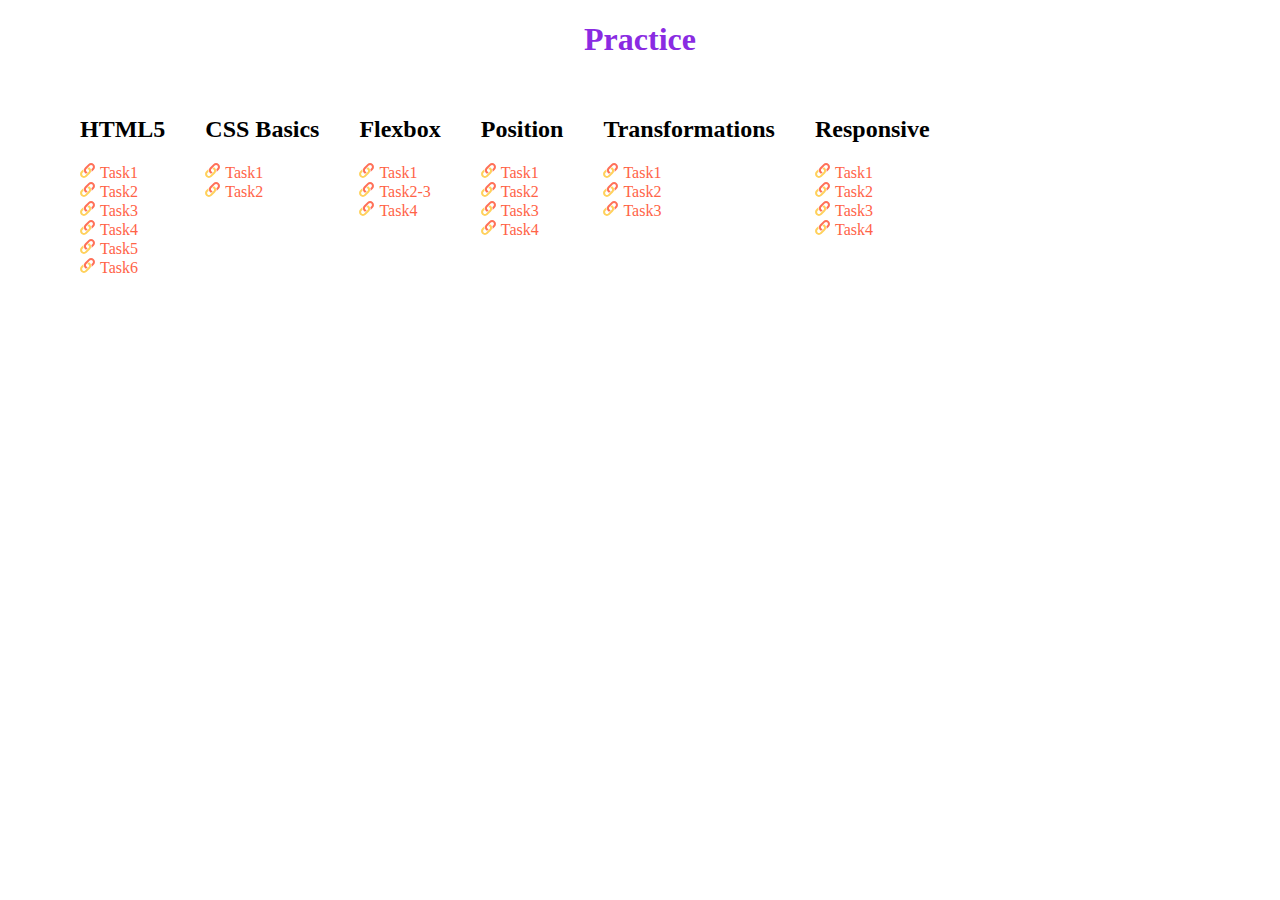
<file: index.html>
<!DOCTYPE html>
<html lang="en">
  <head>
    <meta charset="UTF-8" />
    <meta name="viewport" content="width=device-width, initial-scale=1.0" />
    <title>Practice</title>
    <link rel="stylesheet" href="./css/styles.css" />
  </head>
  <body>
    <h1 class="main-headder">Practice</h1>
    <div class="container">
      <ul class="task">
        <h2 class="task__header">HTML5</h2>
        <li><a class="task__link" href="./HTML5/task1.html">Task1</a></li>
        <li><a class="task__link" href="./HTML5/task2.html">Task2</a></li>
        <li><a class="task__link" href="./HTML5/task3.html">Task3</a></li>
        <li><a class="task__link" href="./HTML5/task4.html">Task4</a></li>
        <li><a class="task__link" href="./HTML5/task5.html">Task5</a></li>
        <li><a class="task__link" href="./HTML5/task6.html">Task6</a></li>
      </ul>
      <ul class="task">
        <h2 class="task__headder">CSS Basics</h2>
        <li><a class="task__link" href="./CSSBasics/task2.html">Task1</a></li>
        <li><a class="task__link" href="./CSSBasics/task4.html">Task2</a></li>
      </ul>

      <ul class="task">
        <h2 class="task__headder">Flexbox</h2>
        <li><a href="/Flexbox/task1.html" class="task__link">Task1</a></li>
        <li><a href="/Flexbox/task2-3.html" class="task__link">Task2-3</a></li>
        <li><a href="/Flexbox/task4.html" class="task__link">Task4</a></li>
      </ul>
      <ul class="task">
        <h2 class="task__headder">Position</h2>
        <li>
          <a href="./Background/task1.html" class="task__link">Task1</a>
        </li>
        <li>
          <a href="./Background/task2.html" class="task__link">Task2</a>
        </li>
        <li>
          <a href="./Background/task3.html" class="task__link">Task3</a>
        </li>
        <li>
          <a href="./Background/task4.html" class="task__link">Task4</a>
        </li>
      </ul>
      <ul class="task">
        <h2 class="task__headder">Transformations</h2>
        <li>
          <a href="./Transformations/task1.html" class="task__link">Task1</a>
        </li>
        <li>
          <a href="./Transformations/task2.html" class="task__link">Task2</a>
        </li>
        <li>
          <a href="./Transformations/task3.html" class="task__link">Task3</a>
        </li>
      </ul>
      <ul class="task">
        <h2 class="task__headder">Responsive</h2>
        <li>
          <a href="./Responsive/task1.html" class="task__link">Task1</a>
        </li>
        <li>
          <a href="./Responsive/task2.html" class="task__link">Task2</a>
        </li>
        <li>
          <a href="./Responsive/task3.html" class="task__link">Task3</a>
        </li>
        <li>
          <a href="./Responsive/task4.html" class="task__link">Task4</a>
        </li>
      </ul>
    </div>
  </body>
</html>
</file>
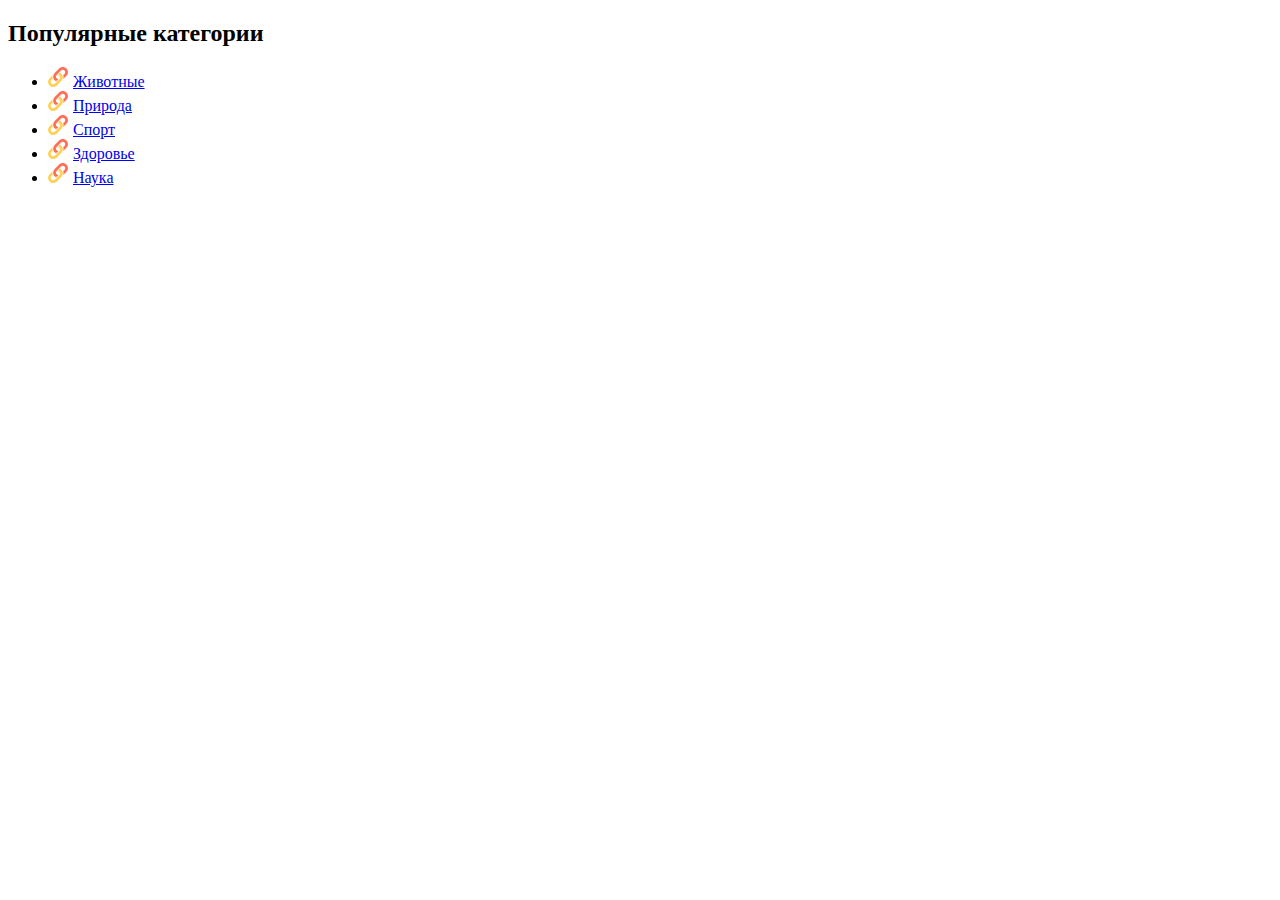
<file: Background/task1.html>
<!DOCTYPE html>
<html lang="en">
  <head>
    <meta charset="UTF-8" />
    <meta name="viewport" content="width=device-width, initial-scale=1.0" />
    <title>Task1</title>
    <link rel="stylesheet" href="./css/task1.css" />
  </head>
  <body>
    <section>
      <h2>Популярные категории</h2>

      <ul class="categories">
        <li class="item">
          <a href="#" class="link">Животные</a>
        </li>
        <li class="item">
          <a href="#" class="link">Природа</a>
        </li>
        <li class="item">
          <a href="#" class="link">Спорт</a>
        </li>
        <li class="item">
          <a href="#" class="link">Здоровье</a>
        </li>
        <li class="item">
          <a href="#" class="link">Наука</a>
        </li>
      </ul>
    </section>
  </body>
</html>
</file>
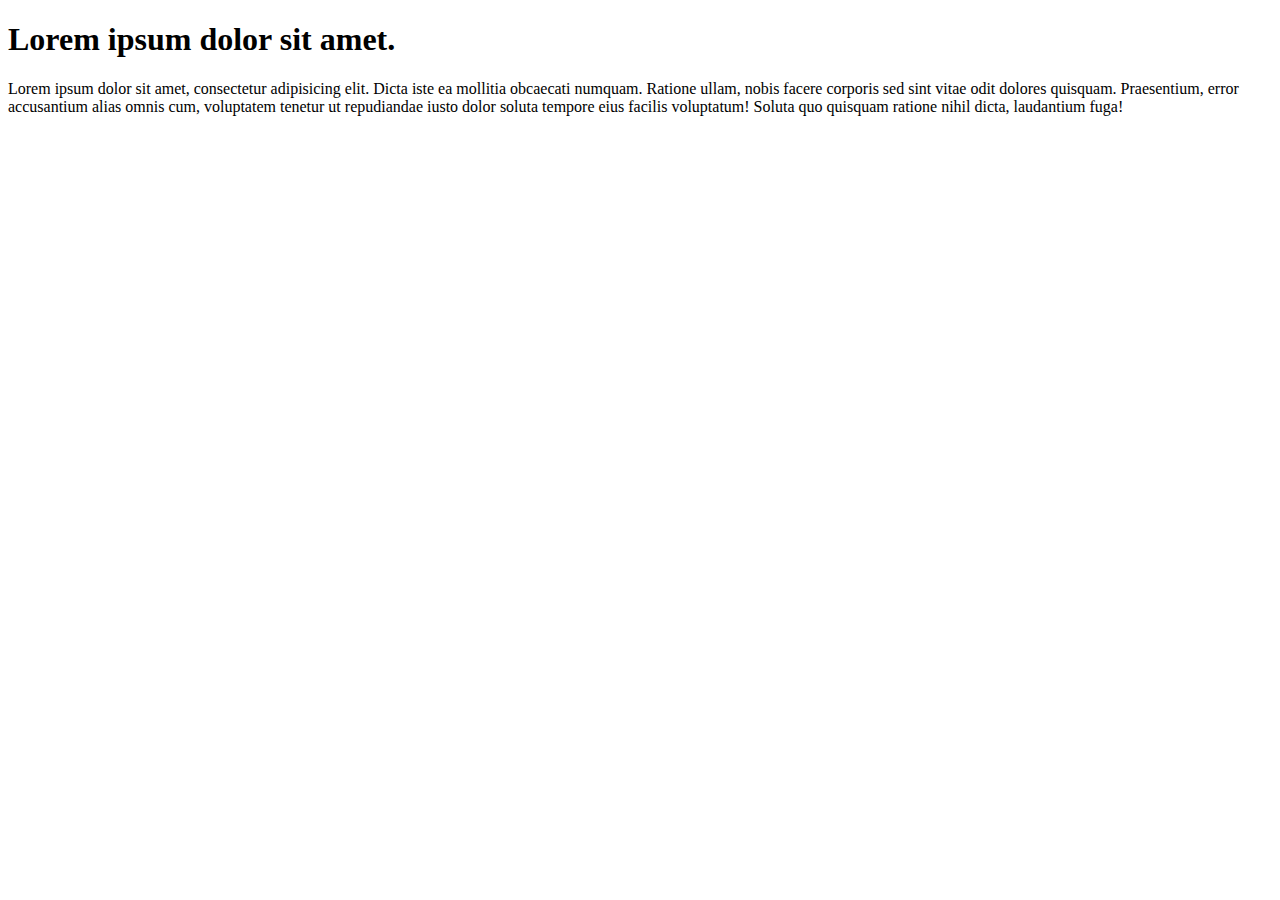
<file: Background/task2.html>
<!DOCTYPE html>
<html lang="en">
  <head>
    <meta charset="UTF-8" />
    <meta name="viewport" content="width=device-width, initial-scale=1.0" />
    <title>Task2</title>
    <link rel="stylesheet" href="./css/task2.css" />
  </head>
  <body>
    <h1>Lorem ipsum dolor sit amet.</h1>
    <p class="text">
      Lorem ipsum dolor sit amet, consectetur adipisicing elit. Dicta iste ea
      mollitia obcaecati numquam. Ratione ullam, nobis facere corporis sed sint
      vitae odit dolores quisquam. Praesentium, error accusantium alias omnis
      cum, voluptatem tenetur ut repudiandae iusto dolor soluta tempore eius
      facilis voluptatum! Soluta quo quisquam ratione nihil dicta, laudantium
      fuga!
    </p>
  </body>
</html>
</file>
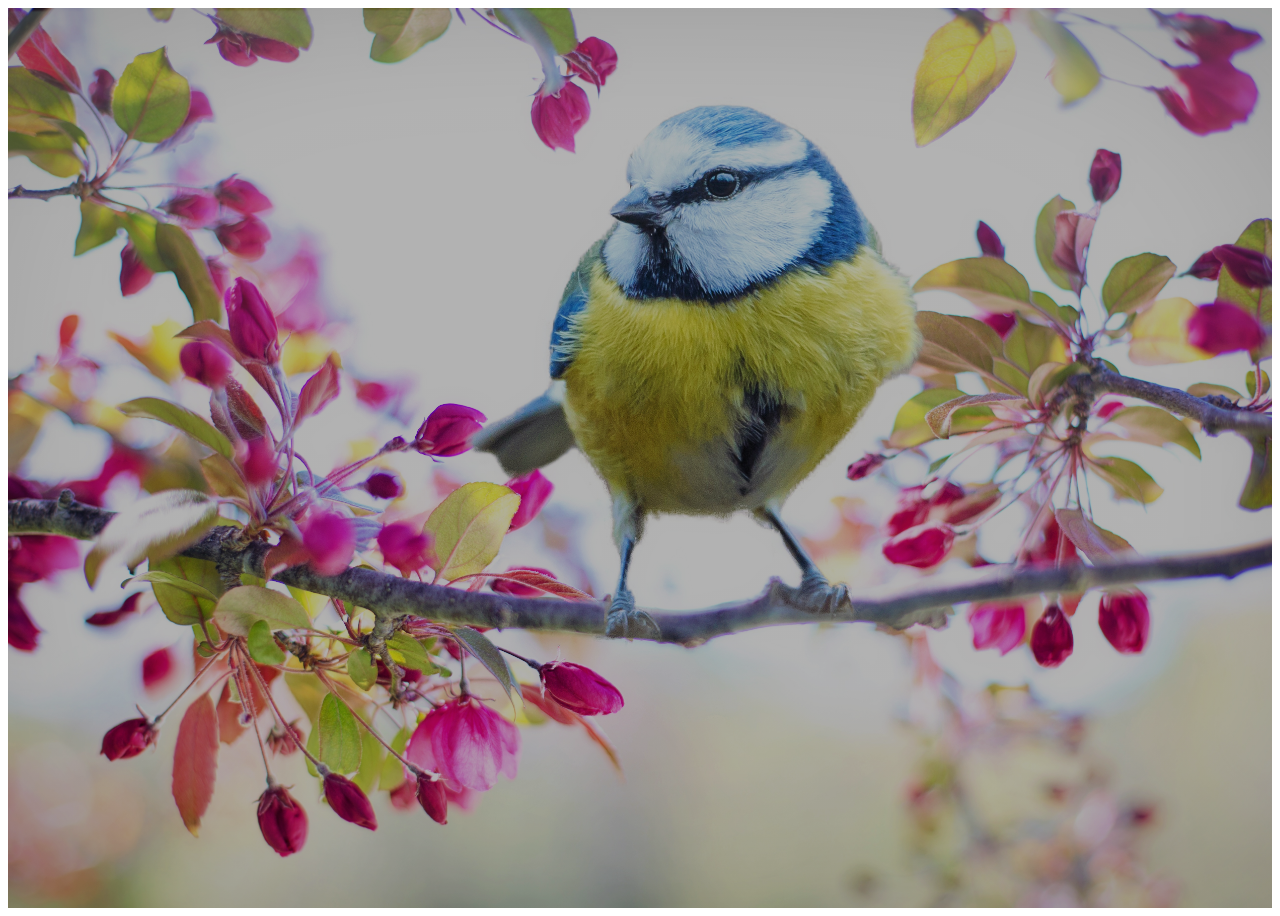
<file: Background/task3.html>
<!DOCTYPE html>
<html lang="en">
  <head>
    <meta charset="UTF-8" />
    <meta name="viewport" content="width=device-width, initial-scale=1.0" />
    <title>Task3</title>
    <link rel="stylesheet" href="./css/task3.css" />
  </head>
  <body>
    <div class="img"></div>
  </body>
</html>
</file>
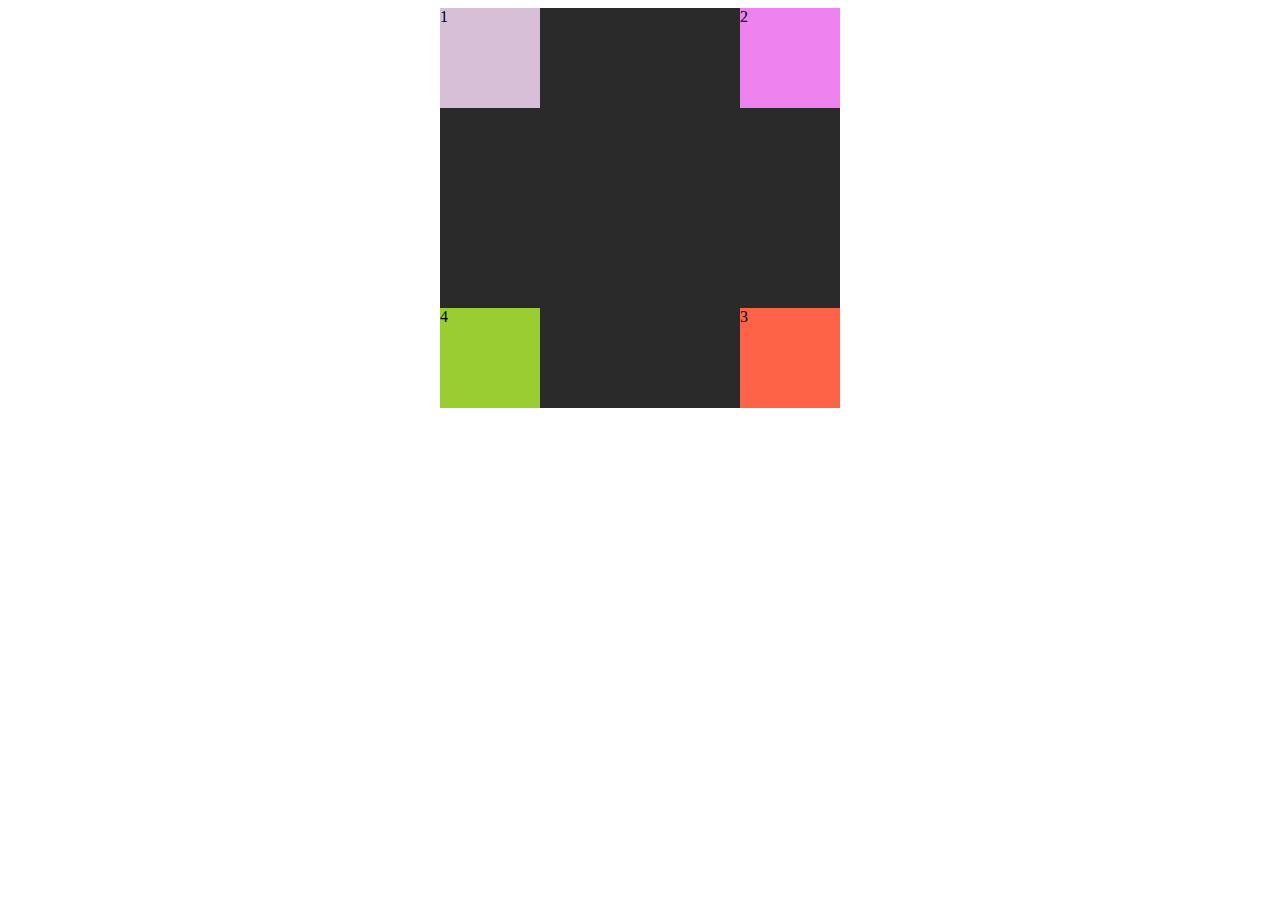
<file: Background/task4.html>
<!DOCTYPE html>
<html lang="en">
  <head>
    <meta charset="UTF-8" />
    <meta name="viewport" content="width=device-width, initial-scale=1.0" />
    <title>task4</title>
    <link rel="stylesheet" href="./css/task4.css" />
  </head>
  <body>
    <div class="container">
      <div class="box">1</div>
      <div class="box">2</div>
      <div class="box">3</div>
      <div class="box">4</div>
    </div>
  </body>
</html>
</file>
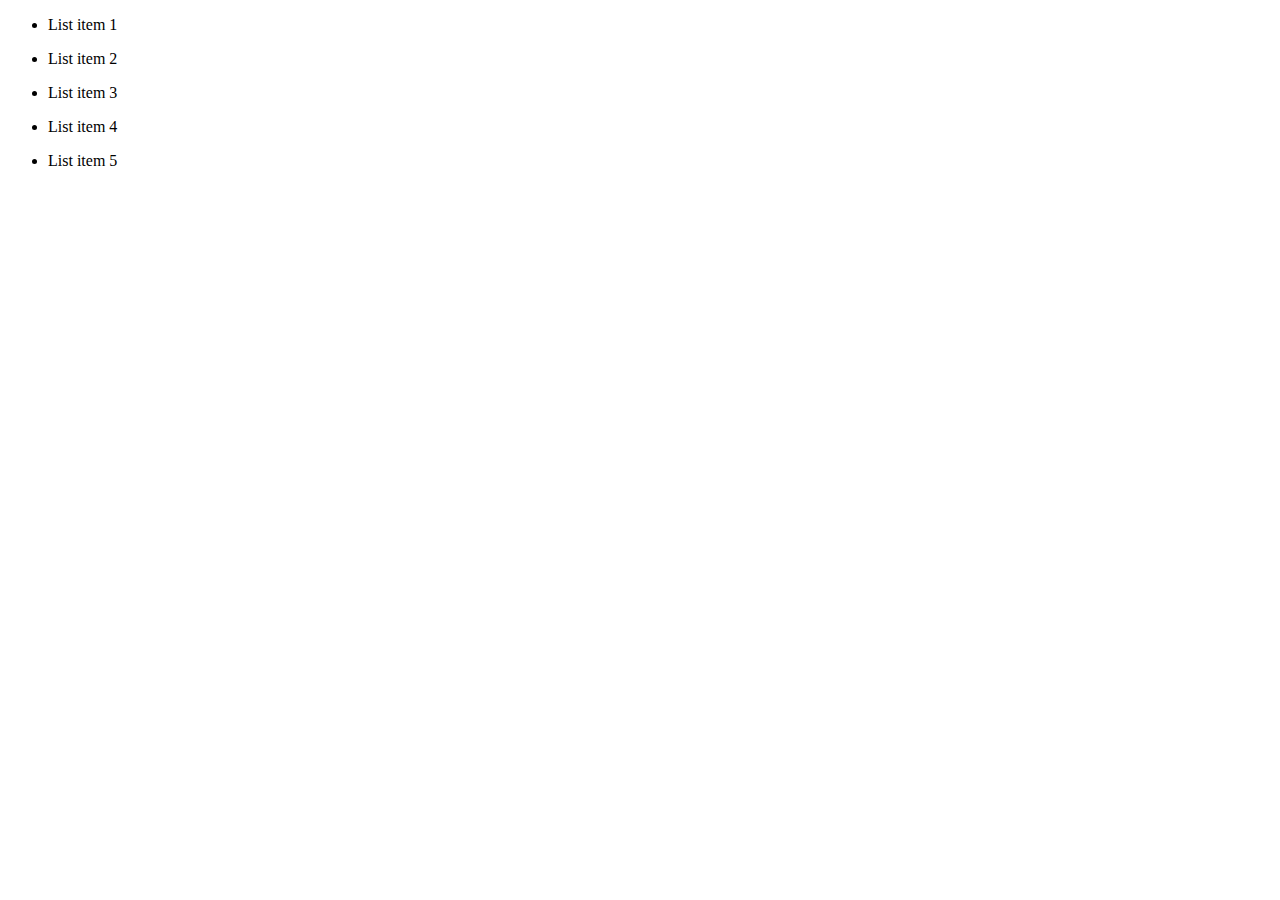
<file: Flexbox/task1.html>
<!DOCTYPE html>
<html lang="en">
  <head>
    <meta charset="UTF-8" />
    <meta name="viewport" content="width=device-width, initial-scale=1.0" />
    <title>task1</title>
    <link rel="stylesheet" href="./css/task1.css" />
  </head>
  <body>
    <ul class="list">
      <li class="list__item">List item 1</li>
      <li class="list__item">List item 2</li>
      <li class="list__item">List item 3</li>
      <li class="list__item">List item 4</li>
      <li class="list__item">List item 5</li>
    </ul>
  </body>
</html>
</file>
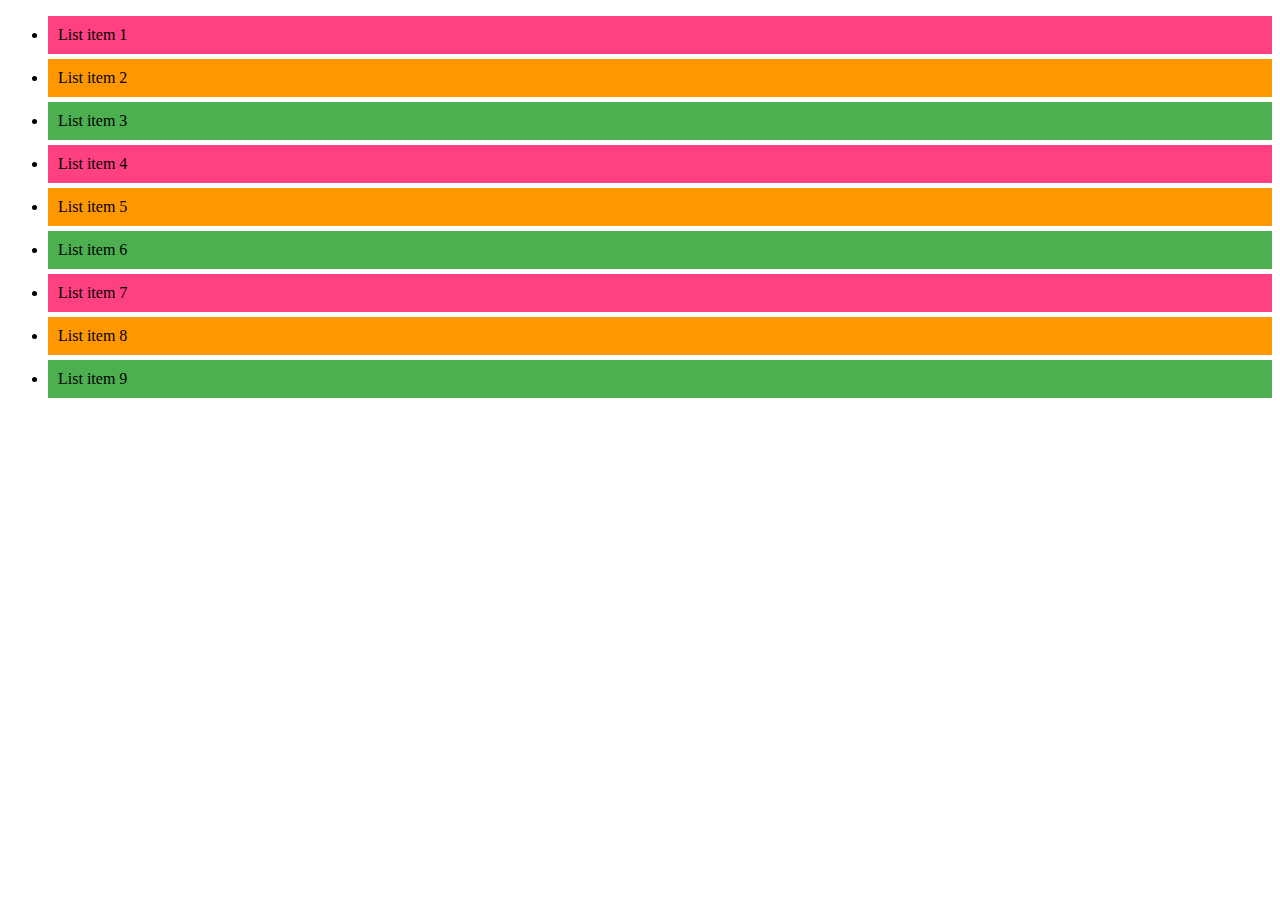
<file: Flexbox/task4.html>
<!DOCTYPE html>
<html lang="en">
  <head>
    <meta charset="UTF-8" />
    <meta name="viewport" content="width=device-width, initial-scale=1.0" />
    <title>task4</title>
    <link rel="stylesheet" href="./css/task4.css" />
  </head>
  <body>
    <ul class="list">
      <li class="list-item">List item 1</li>
      <li class="list-item">List item 2</li>
      <li class="list-item">List item 3</li>
      <li class="list-item">List item 4</li>
      <li class="list-item">List item 5</li>
      <li class="list-item">List item 6</li>
      <li class="list-item">List item 7</li>
      <li class="list-item">List item 8</li>
      <li class="list-item">List item 9</li>
    </ul>
  </body>
</html>
</file>
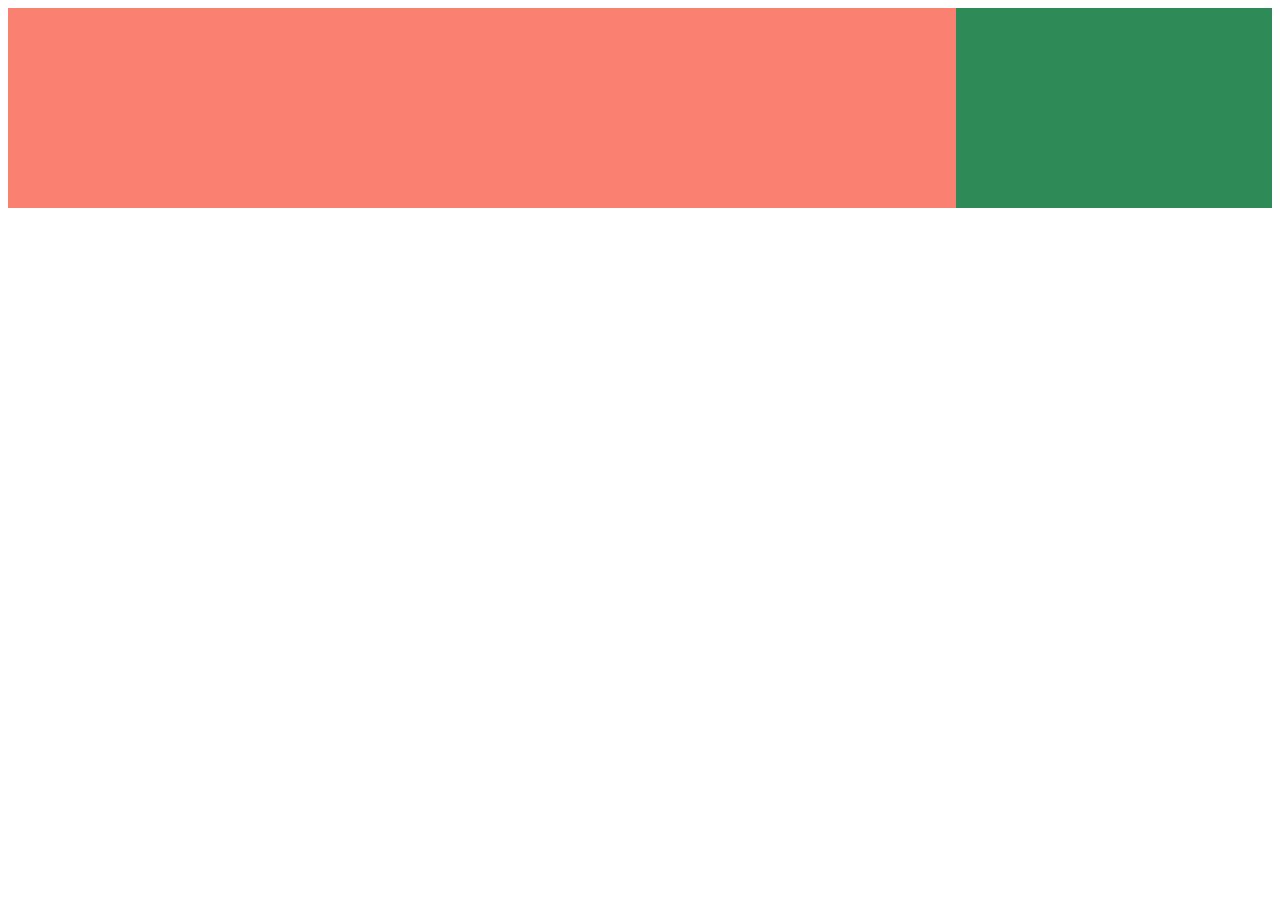
<file: Responsive/task1.html>
<!DOCTYPE html>
<html lang="en">
  <head>
    <meta charset="UTF-8" />
    <meta name="viewport" content="width=device-width, initial-scale=1.0" />
    <title>Task1</title>
    <link rel="stylesheet" href="./css/task1.css" />
  </head>
  <body>
    <div class="container">
      <div class="content"></div>
      <div class="sidebar"></div>
    </div>
  </body>
</html>
</file>
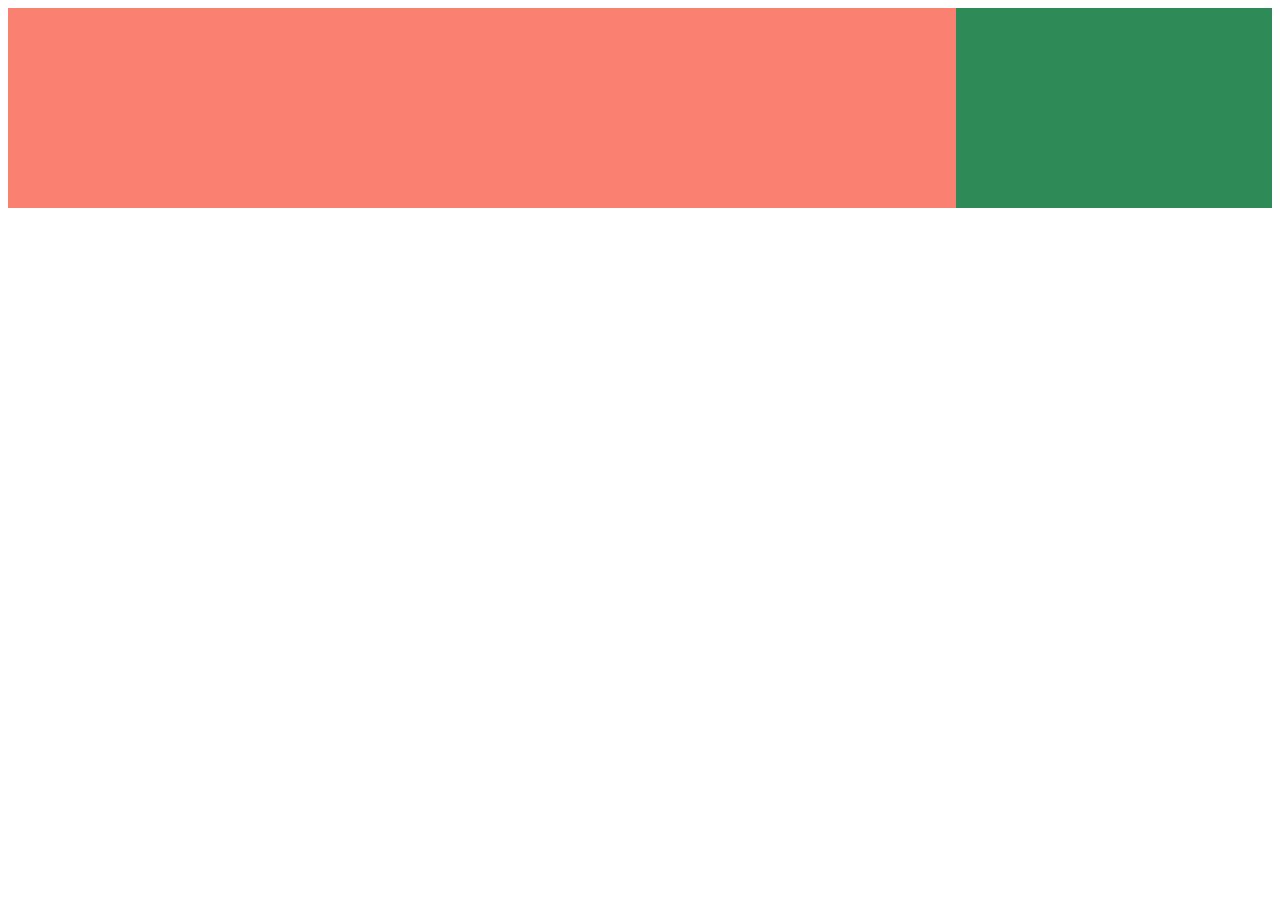
<file: Responsive/task2.html>
<!DOCTYPE html>
<html lang="en">
  <head>
    <meta charset="UTF-8" />
    <meta name="viewport" content="width=device-width, initial-scale=1.0" />
    <title>Task2</title>
    <link rel="stylesheet" href="./css/task2.css" />
  </head>
  <body>
    <div class="container">
      <div class="content"></div>
      <div class="sidebar"></div>
    </div>
  </body>
</html>
</file>
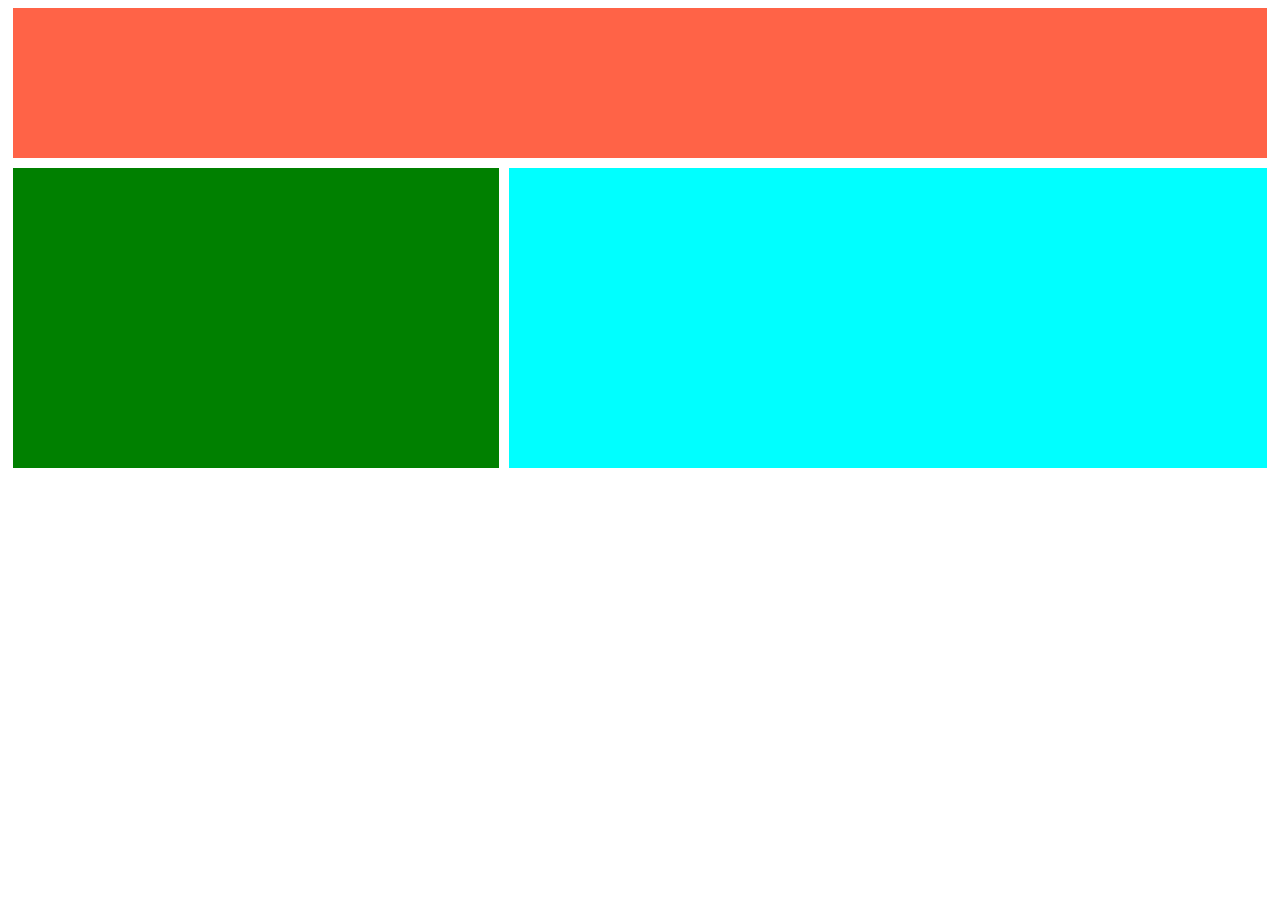
<file: Responsive/task3.html>
<!DOCTYPE html>
<html lang="en">
  <head>
    <meta charset="UTF-8" />
    <meta name="viewport" content="width=device-width, initial-scale=1.0" />
    <title>task3</title>
    <link rel="stylesheet" href="./css/task3.css" />
  </head>
  <body>
    <div class="container">
      <div class="red"></div>

      <div class="wrapper">
        <div class="green"></div>
        <div class="blue"></div>
      </div>
    </div>
  </body>
</html>
</file>
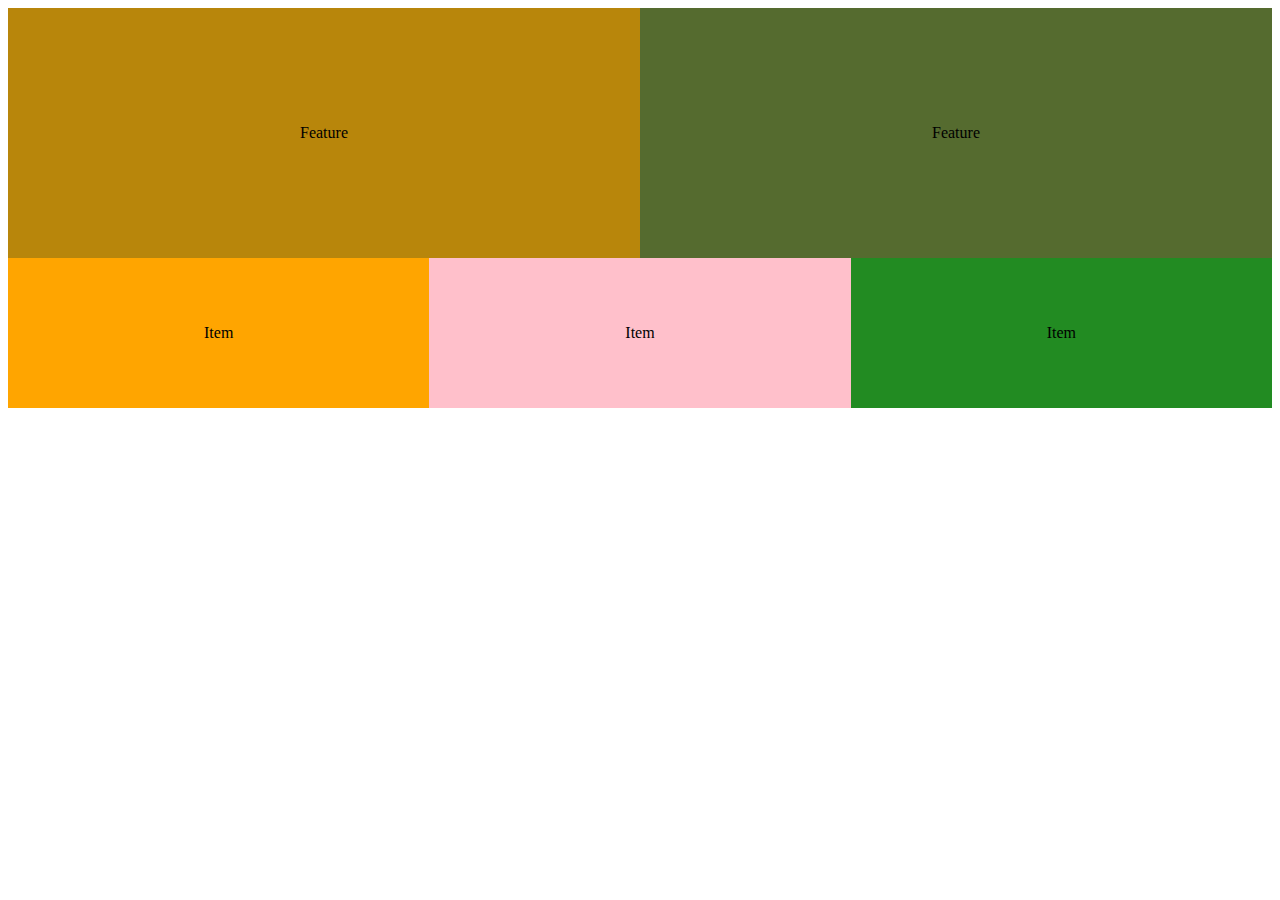
<file: Responsive/task4.html>
<!DOCTYPE html>
<html lang="en">
  <head>
    <meta charset="UTF-8" />
    <meta name="viewport" content="width=device-width, initial-scale=1.0" />
    <title>Task4</title>
    <link rel="stylesheet" href="./css/task4.css" />
  </head>
  <body>
    <div class="container">
      <section class="features">
        <div class="feature">Feature</div>
        <div class="feature">Feature</div>
      </section>
    
      <section class="items">
        <div class="item">Item</div>
        <div class="item">Item</div>
        <div class="item">Item</div>
      </div>
    </div>
  </body>
</html>
</file>
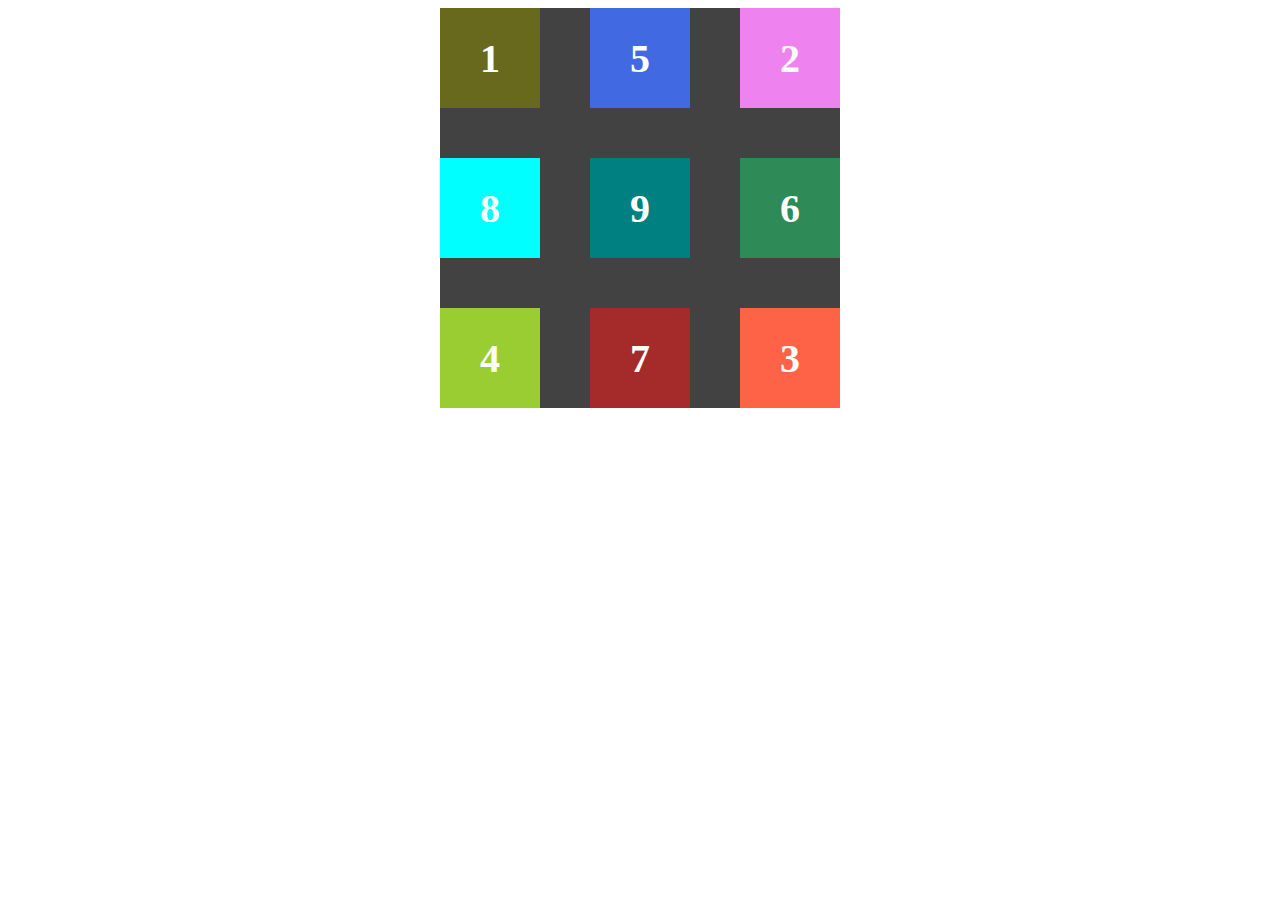
<file: Transformations/task1.html>
<!DOCTYPE html>
<html lang="en">
  <head>
    <meta charset="UTF-8" />
    <meta name="viewport" content="width=device-width, initial-scale=1.0" />
    <title>Task1</title>
    <link rel="stylesheet" href="./css/task1.css" />
  </head>
  <body>
    <div class="container">
      <div class="box">1</div>
      <div class="box">2</div>
      <div class="box">3</div>
      <div class="box">4</div>
      <div class="box">5</div>
      <div class="box">6</div>
      <div class="box">7</div>
      <div class="box">8</div>
      <div class="box">9</div>
    </div>
  </body>
</html>
</file>
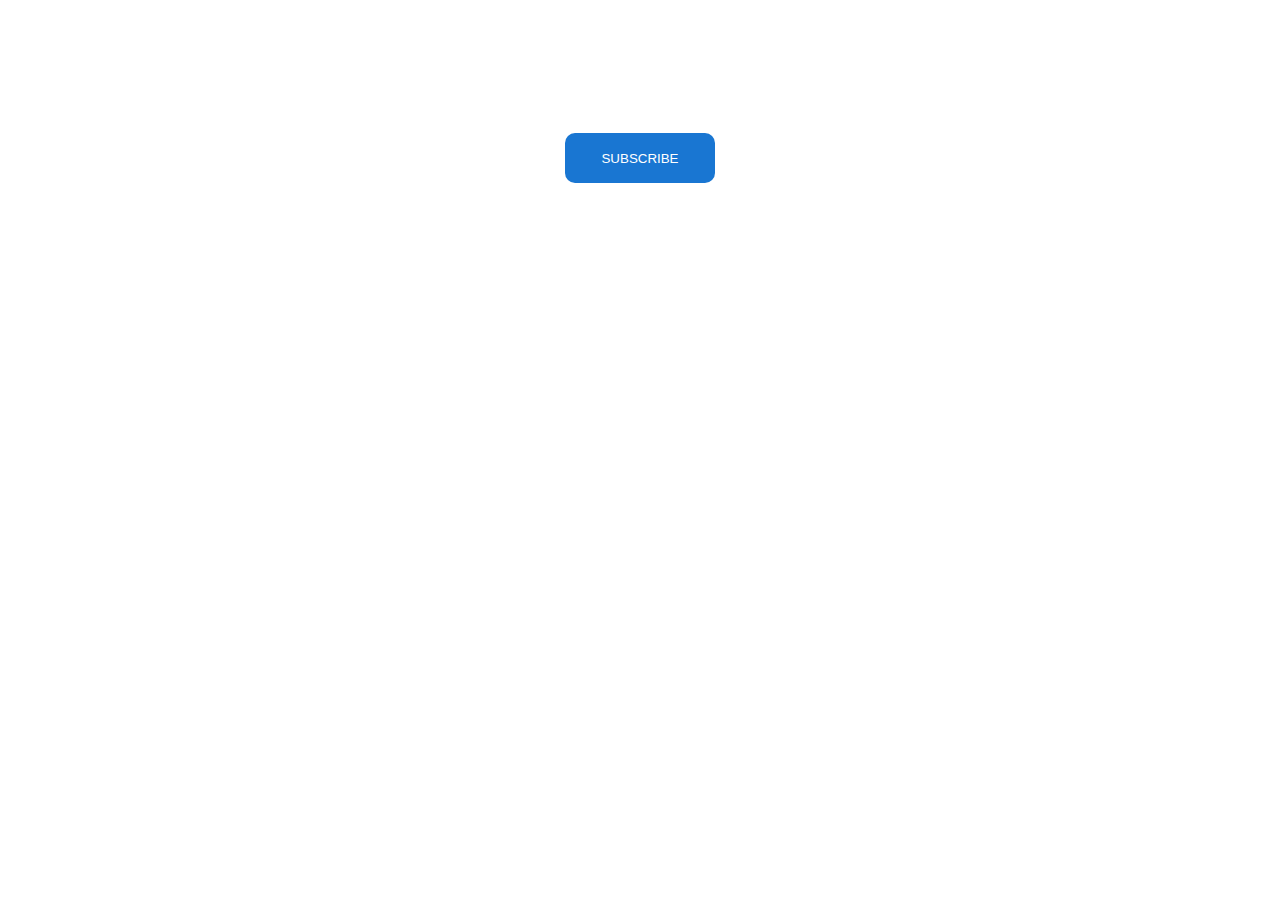
<file: Transformations/task2.html>
<!DOCTYPE html>
<html lang="en">
  <head>
    <meta charset="UTF-8" />
    <meta name="viewport" content="width=device-width, initial-scale=1.0" />
    <title>Task2</title>
    <link rel="stylesheet" href="./css/task2.css" />
  </head>
  <body>
    <div class="container">
      <button class="button">Subscribe</button>
    </div>
  </body>
</html>
</file>
<file: css/styles.css>
.body {
}

.container {
  margin-left: auto;
  margin-right: auto;
  max-width: 1200px;
  display: flex;
}

.main-headder {
  color: blueviolet;
  text-align: center;
}

.task__header {
  color: black;
}

.task {
  list-style: none;
}

.task__link {
  color: tomato;
  text-decoration: none;
}

.task__link::before {
  display: inline-block;
  content: "";
  width: 15px;
  height: 15px;
  background-image: url(../images/icon.svg);
  background-repeat: no-repeat;
  background-size: cover;
  margin-right: 5px;
}
</file>
<file: Background/css/task1.css>
.link::before {
  display: inline-block;
  content: "";
  background-image: url(../images/icon.svg);
  background-repeat: no-repeat;
  background-size: cover;
  width: 20px;
  height: 20px;
  margin-right: 5px;
}
</file>
<file: Background/css/task2.css>
.text {
}

.text::selection {
  background-color: #3f51b5;
  color: #ffffff;
}
</file>
<file: Background/css/task3.css>
.img {
  height: 100vh;
  background-image: linear-gradient(
      to bottom right,
      rgba(0, 0, 0, 0.3),
      rgba(0, 0, 0, 0.3)
    ),
    url("../images/task-03-image.jpg");
  background-repeat: no-repeat;
  background-size: cover;
  background-position: center;
}
</file>
<file: Background/css/task4.css>
.container {
  width: 400px;
  height: 400px;
  margin-left: auto;
  margin-right: auto;
  background-color: #2a2a2a;
  position: relative;
}

.box {
  position: absolute;
  width: 100px;
  height: 100px;
  top: 0;
  background-color: thistle;
}
.box:nth-child(2) {
  right: 0;
  background-color: violet;
}

.box:nth-child(3) {
  left: 100%;
  top: 75%;
  transform: translateX(-100px);
  background-color: tomato;
}

.box:nth-child(4) {
  left: 0;
  top: 100%;
  transform: translateY(-100px);

  background-color: yellowgreen;
}
</file>
<file: Flexbox/css/task1.css>
.list__item {
  margin-top: 16px;
}

.list__item:nth-child(1) {
  margin-top: 0;
}
</file>
<file: Flexbox/css/task4.css>
.list-item {
  padding: 10px;
  margin-bottom: 5px;
}

.list-item:nth-child(3n + 1) {
  background-color: #ff4081;
}

.list-item:nth-child(3n + 2) {
  background-color: #ff9800;
}

.list-item:nth-child(3n + 3) {
  background-color: #4caf50;
}
</file>
<file: Responsive/css/task1.css>
.content {
  background-color: salmon;
  height: 200px;
}

.sidebar {
  background-color: seagreen;
  height: 200px;
}

@media screen and (min-width: 768px) {
  .container {
    display: flex;
    flex-wrap: wrap;
  }

  .content {
    flex-basis: 75%;
  }
  .sidebar {
    flex-basis: 25%;
  }
}
</file>
<file: Responsive/css/task2.css>
.content {
  background-color: salmon;
  height: 200px;
}

.sidebar {
  background-color: seagreen;
  height: 200px;
}

@media screen and (max-width: 479px) {
  .container {
    display: none;
  }
}

@media screen and (min-width: 768px) {
  .container {
    display: flex;
    flex-wrap: wrap;
  }

  .content {
    flex-basis: 75%;
  }
  .sidebar {
    flex-basis: 25%;
  }
}
</file>
<file: Responsive/css/task3.css>
.red {
  background-color: tomato;
  height: 150px;
  margin: 5px;
}

.green {
  background-color: green;
  height: 150px;
  margin: 5px;
}

.blue {
  background-color: aqua;
  height: 150px;
  margin: 5px;
}

@media screen and (min-width: 768px) {
  .wrapper {
    display: flex;
    flex-wrap: wrap;
  }

  .green {
    flex-basis: calc(40% - 20px);
    height: 300px;
  }

  .blue {
    flex-basis: 60%;
    height: 300px;
  }
}
</file>
<file: Responsive/css/task4.css>
.feature {
  height: 80px;
  background-color: darkgoldenrod;
  display: flex;
  justify-content: center;
  align-items: center;
}

.feature:nth-child(2) {
  background-color: darkolivegreen;
}

.item {
  height: 80px;
  background-color: orange;
  display: flex;
  justify-content: center;
  align-items: center;
}

.item:nth-child(2) {
  background-color: pink;
}

.item:nth-child(3) {
  background-color: forestgreen;
}

@media screen and (max-width: 479px) {
  .features {
    display: none;
  }
}

@media screen and (min-width: 768px) {
  .features {
    display: flex;
    flex-wrap: wrap;
  }

  .feature {
    flex-basis: 50%;
    height: 250px;
  }

  .items {
    display: flex;
    flex-wrap: wrap;
  }

  .item {
    flex-basis: 33.3333%;
    height: 150px;
  }
}
</file>
<file: Transformations/css/task1.css>
.container {
  width: 400px;
  height: 400px;
  background-color: #424242;
  margin-left: auto;
  margin-right: auto;
  position: relative;
}

.box {
  width: 100px;
  height: 100px;
  position: absolute;
  background-color: rgb(105, 105, 30);
  display: flex;
  justify-content: center;
  align-items: center;
  font-size: 40px;
  font-weight: bold;
  color: #fff;
}

.box:nth-child(2) {
  right: 0;
  background-color: violet;
}

.box:nth-child(3) {
  left: 100%;
  top: 75%;
  transform: translateX(-100px);
  background-color: tomato;
}

.box:nth-child(4) {
  left: 0;
  top: 100%;
  transform: translateY(-100px);

  background-color: yellowgreen;
}

.box:nth-child(5) {
  transform: translateX(150px);
  background-color: royalblue;
}

.box:nth-child(6) {
  transform: translate(300px, 150px);
  background-color: seagreen;
}

.box:nth-child(7) {
  transform: translate(150px, 300px);

  background-color: brown;
}

.box:nth-child(8) {
  transform: translateY(150px);
  background-color: aqua;
}

.box:nth-child(9) {
  transform: translate(150px, 150px);
  background-color: teal;
}
</file>
<file: Transformations/css/task2.css>
.container {
  width: 300px;
  height: 300px;
  margin-left: auto;
  margin-right: auto;
  display: flex;
  justify-content: center;
  align-items: center;
}

.button {
  width: 150px;
  height: 50px;
  background-color: #1976d2;
  color: #fff;
  border-radius: 10px;
  border: 0;
  text-transform: uppercase;
  transition-property: background-color;
  transition-duration: 250ms;
  transition-timing-function: linear;
}
.button:hover {
  background-color: #115293;
}
</file>
